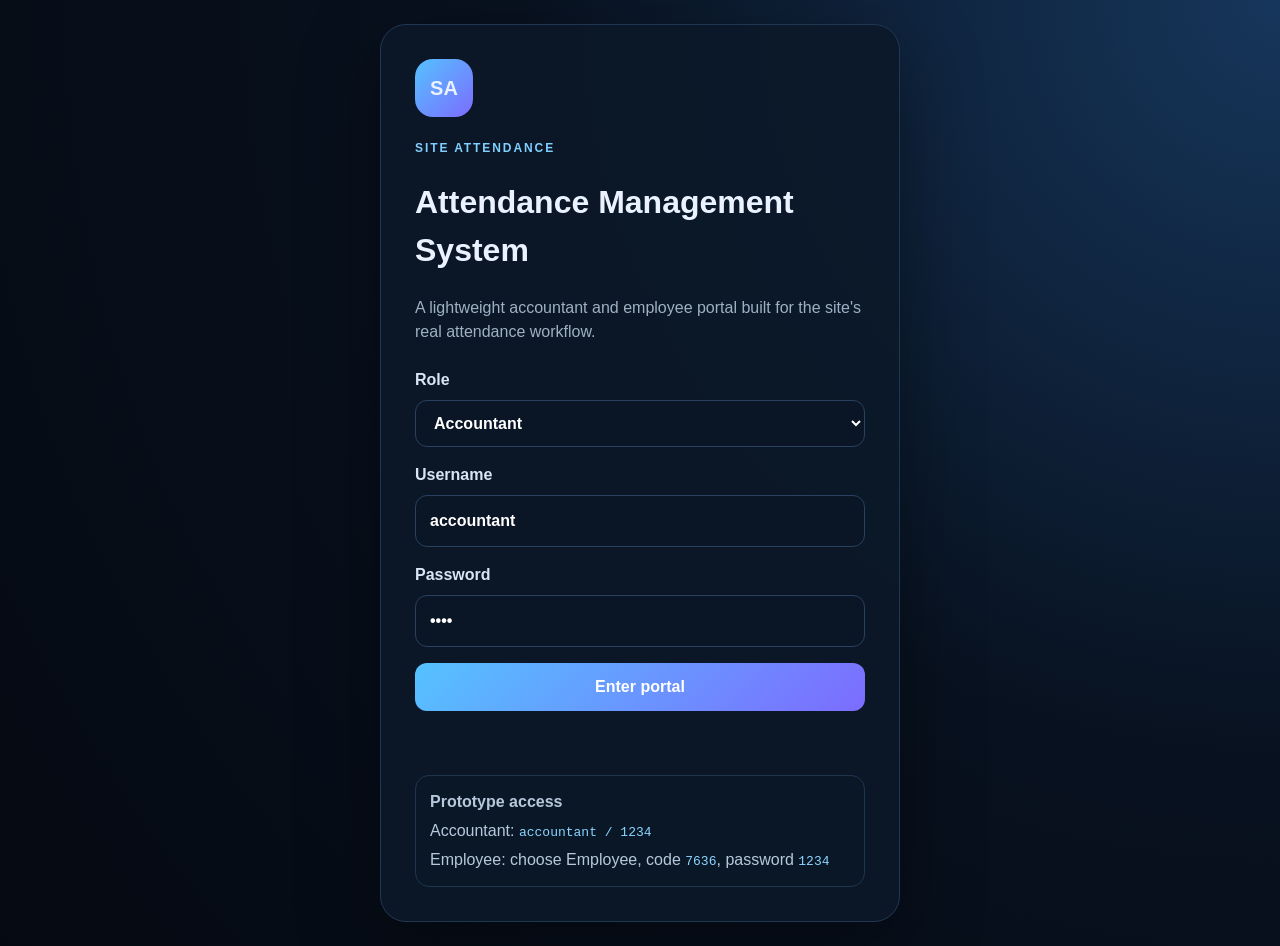
<file: index.html>
<!doctype html>
<html lang="en" dir="ltr">
<head>
  <meta charset="utf-8">
  <meta name="viewport" content="width=device-width,initial-scale=1">
  <title>Site Attendance • Login</title>
  <link rel="stylesheet" href="css/style.css">
</head>
<body class="auth-page">
  <main class="auth-card">
    <div class="brand-mark">SA</div>
    <p class="eyebrow">SITE ATTENDANCE</p>
    <h1>Attendance Management System</h1>
    <p class="muted">A lightweight accountant and employee portal built for the site's real attendance workflow.</p>

    <form id="loginForm" class="form-grid">
      <label>Role
        <select id="role">
          <option value="accountant">Accountant</option>
          <option value="employee">Employee</option>
        </select>
      </label>

      <label id="userLabel">Username
        <input id="username" value="accountant" autocomplete="username">
      </label>

      <label>Password
        <input id="password" type="password" value="1234" autocomplete="current-password">
      </label>

      <button class="primary" type="submit">Enter portal</button>
      <p id="loginMsg" class="message"></p>
    </form>

    <div class="demo-box">
      <strong>Prototype access</strong>
      <div>Accountant: <code>accountant / 1234</code></div>
      <div>Employee: choose Employee, code <code>7636</code>, password <code>1234</code></div>
    </div>
  </main>
  <script src="js/config.js"></script>
  <script src="js/auth.js"></script>
</body>
</html>
</file>
<file: css/style.css>
*{box-sizing:border-box}
body{margin:0;font-family:Inter,Segoe UI,Arial,sans-serif;background:#08111f;color:#eaf2ff;line-height:1.5}
button,input,select{font:inherit}
button{cursor:pointer}
.auth-page{min-height:100vh;display:grid;place-items:center;padding:24px;background:radial-gradient(circle at top right,#16365b 0,#08111f 48%,#050a12 100%)}
.auth-card{width:min(520px,100%);padding:34px;border:1px solid #203753;border-radius:26px;background:rgba(12,24,40,.88);box-shadow:0 25px 80px rgba(0,0,0,.35)}
.brand-mark{width:58px;height:58px;border-radius:18px;display:grid;place-items:center;background:linear-gradient(135deg,#55c2ff,#7c6cff);font-weight:900;font-size:20px}
.brand-mark.small{width:34px;height:34px;border-radius:10px;font-size:12px;display:inline-grid;vertical-align:middle;margin-right:8px}
.eyebrow{letter-spacing:.16em;font-size:12px;font-weight:800;color:#7fcfff;margin:22px 0 8px}
.muted{color:#9fb0c5}
.form-grid{display:grid;gap:16px;margin-top:24px}
label{display:grid;gap:8px;font-weight:700;color:#d9e5f5}
input,select{width:100%;padding:13px 14px;border-radius:12px;border:1px solid #29415f;background:#0a1626;color:#fff;outline:none}
input:focus,select:focus{border-color:#55c2ff}
.primary,.secondary,.ghost,.tiny{border:0;border-radius:12px;padding:12px 16px;font-weight:800}
.primary{background:linear-gradient(135deg,#55c2ff,#7c6cff);color:#fff}
.secondary{background:#16283e;color:#dceaff;border:1px solid #2a4565}
.ghost{background:transparent;color:#cfe0f5;border:1px solid #2b4562}
.tiny{padding:6px 10px;background:#203852;color:#fff}
.demo-box{margin-top:20px;padding:14px;border-radius:14px;background:#0a1727;border:1px solid #1e3550;color:#b8c8dc}
.demo-box div{margin-top:5px}
code{color:#8bd5ff}
.topbar{height:70px;padding:0 28px;display:flex;align-items:center;justify-content:space-between;border-bottom:1px solid #1c3047;background:#07101c;position:sticky;top:0;z-index:10}
.container{width:min(1400px,calc(100% - 36px));margin:28px auto 60px}
.hero{display:flex;justify-content:space-between;gap:20px;align-items:center;margin-bottom:24px}
.hero h1{margin:0;font-size:clamp(28px,4vw,46px)}
.hero-status,.badge{padding:10px 14px;border-radius:999px;background:#102a43;border:1px solid #275071;color:#9fddff}
.grid-4{display:grid;grid-template-columns:repeat(4,1fr);gap:14px;margin-bottom:18px}
.kpi,.mini{padding:18px;border:1px solid #203852;border-radius:18px;background:#0b1929}
.kpi span,.mini span{display:block;color:#8ea4bc;font-size:13px}
.kpi strong,.mini strong{display:block;margin-top:6px;font-size:24px}
.panel{background:#0b1727;border:1px solid #203852;border-radius:20px;padding:20px;margin:18px 0;box-shadow:0 12px 35px rgba(0,0,0,.12)}
.panel-head{display:flex;justify-content:space-between;align-items:center;gap:15px}
.panel h2{margin:0 0 4px}
.upload-row{display:flex;gap:12px;align-items:center;flex-wrap:wrap;margin-top:16px}
.upload{display:inline-block}
.upload input{display:none}
.upload span{display:inline-block;padding:13px 18px;border-radius:12px;background:linear-gradient(135deg,#55c2ff,#7c6cff);font-weight:900;cursor:pointer}
.wide-select{max-width:430px}
.summary-grid{display:grid;grid-template-columns:repeat(4,1fr);gap:10px;margin:18px 0}
.table-wrap{overflow:auto;border:1px solid #1f354d;border-radius:14px}
.table-wrap table{width:100%;border-collapse:collapse;min-width:1050px}
.table-wrap th,.table-wrap td{padding:11px 12px;border-bottom:1px solid #1b2d42;text-align:left;white-space:nowrap}
.table-wrap th{background:#0e2237;color:#bfe5ff;font-size:12px;position:sticky;top:0}
.table-wrap tr:hover td{background:#0e1e30}
.review-row td{background:rgba(126,91,27,.12)}
.status{font-size:12px;padding:5px 8px;border-radius:999px;background:#172b42}
.message{margin-top:12px;color:#a9c2da}
.message.success{color:#6fe0a2}
.message.error{color:#ff8e8e}
.empty{text-align:center;padding:28px;color:#8da3bb}
.cycle-controls{display:flex;gap:12px;align-items:end;flex-wrap:wrap;margin-top:16px}
.cycle-controls label{min-width:230px}
.cycle-controls input[type=month]{min-height:46px}
.cycle-info{min-height:46px;display:flex;align-items:center;padding:0 14px;border-radius:12px;background:#0a1727;border:1px solid #203852;color:#a9bfd5}
.top-actions{display:flex;align-items:center;gap:10px}
.employee-welcome{display:flex;align-items:center;gap:14px;padding:18px;border:1px solid #29445f;border-radius:18px;background:linear-gradient(135deg,#102a43,#0b1929);margin-bottom:16px}
.employee-welcome strong{display:block;font-size:18px}
.employee-welcome span{display:block;color:#8fa9c2;font-size:13px}
.pulse-dot{width:12px;height:12px;border-radius:50%;background:#63e6a6;box-shadow:0 0 0 0 rgba(99,230,166,.6);animation:pulse 1.8s infinite}
.employee-kpis{display:grid;grid-template-columns:repeat(6,1fr);gap:10px;margin-bottom:18px}
.employee-kpi{padding:16px;border-radius:16px;background:#0b1929;border:1px solid #203852;transition:.25s}
.employee-kpi:hover{transform:translateY(-4px);border-color:#4e86ae}
.employee-kpi span{display:block;color:#8ea4bc;font-size:12px}
.employee-kpi strong{font-size:22px;display:block;margin-top:4px}
.employee-table-wrap tbody tr{opacity:0;animation:rowIn .45s ease forwards}
.employee-status{display:inline-block;padding:5px 9px;border-radius:999px;background:#172b42;font-size:12px}
.employee-status.ok{color:#79e6aa}
.employee-status.holiday{color:#a9c7e7}
.employee-status.review{color:#ffd17a}
.employee-status.warn{color:#ff9b9b}

@keyframes rowIn{to{opacity:1}}
@keyframes pulse{70%{box-shadow:0 0 0 9px rgba(99,230,166,0)}100%{box-shadow:0 0 0 0 rgba(99,230,166,0)}}

@media(max-width:1100px){.employee-kpis{grid-template-columns:repeat(3,1fr)}}
@media(max-width:900px){.grid-4,.summary-grid{grid-template-columns:repeat(2,1fr)}.hero{align-items:flex-start;flex-direction:column}}
@media(max-width:600px){.container{width:min(100% - 20px,1400px)}.topbar{padding:0 12px}.grid-4,.summary-grid,.employee-kpis{grid-template-columns:1fr}.panel{padding:14px}.auth-card{padding:24px}}
</file>
